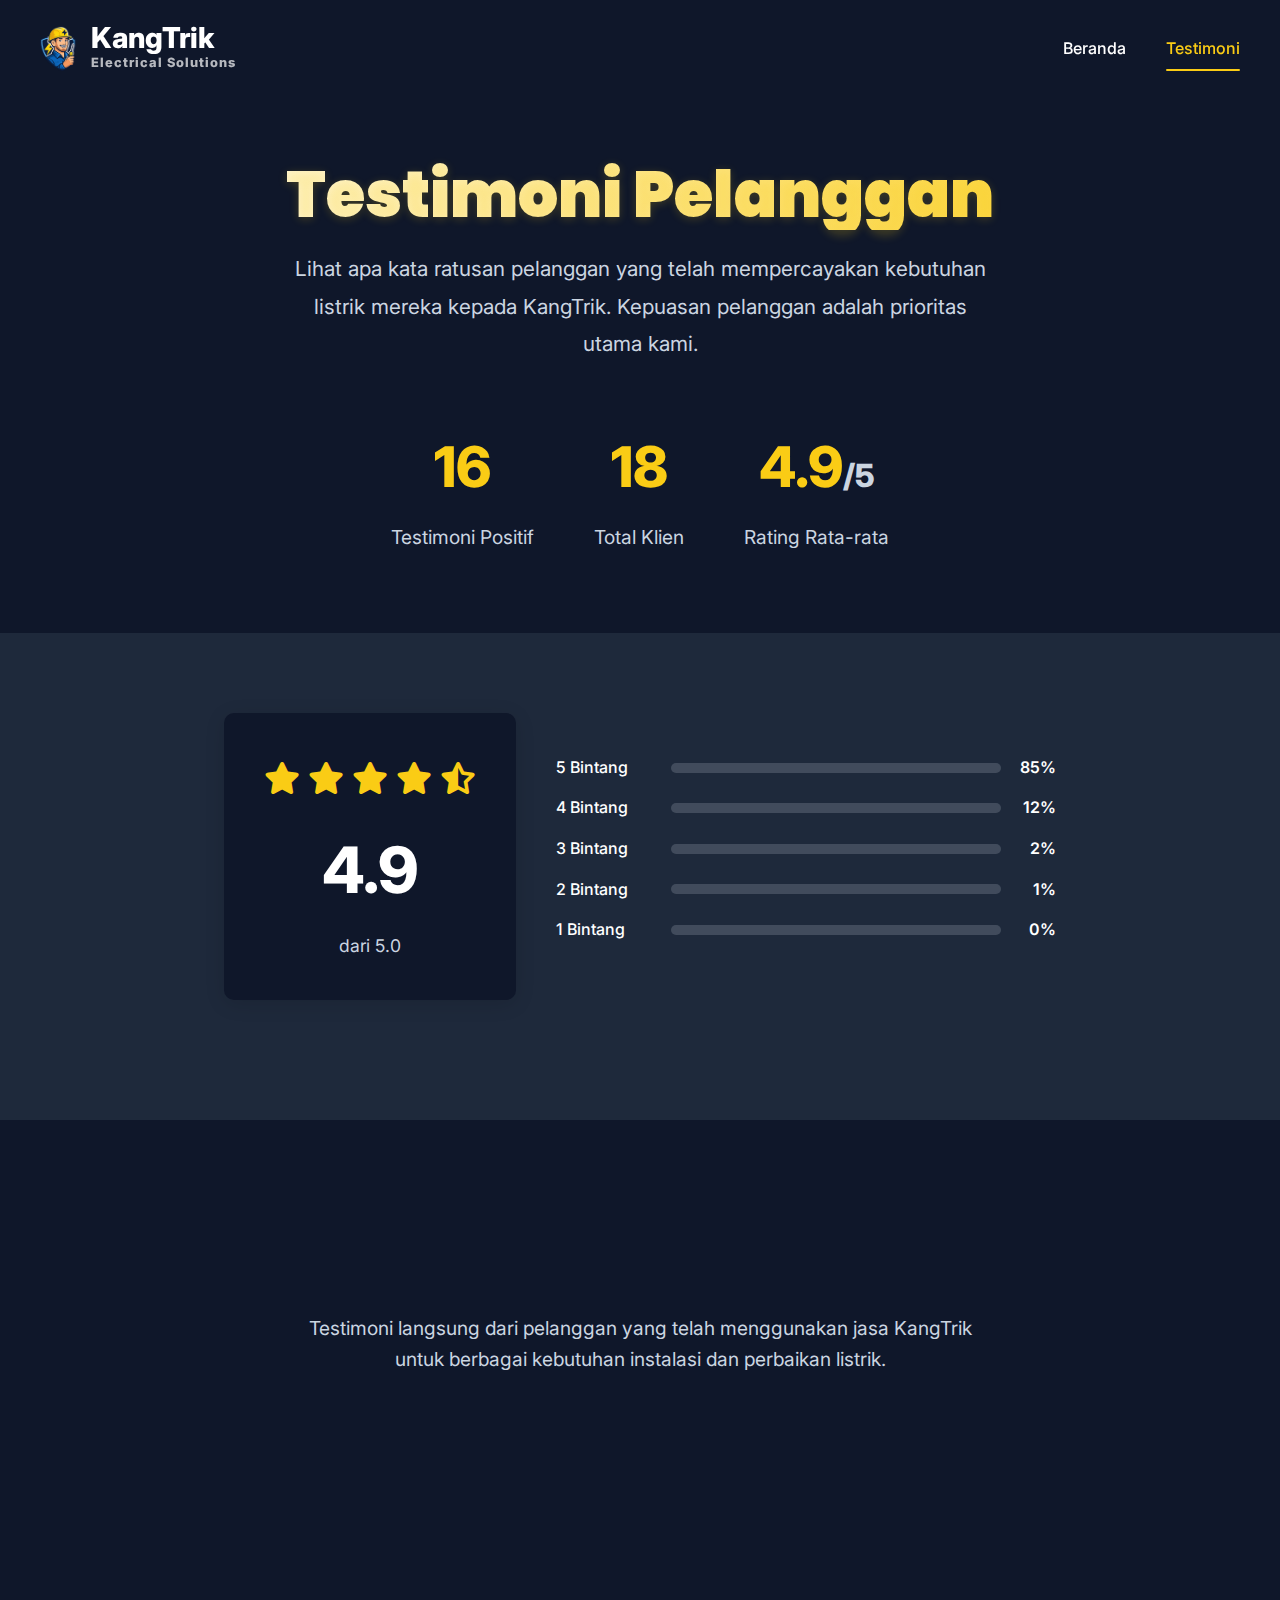
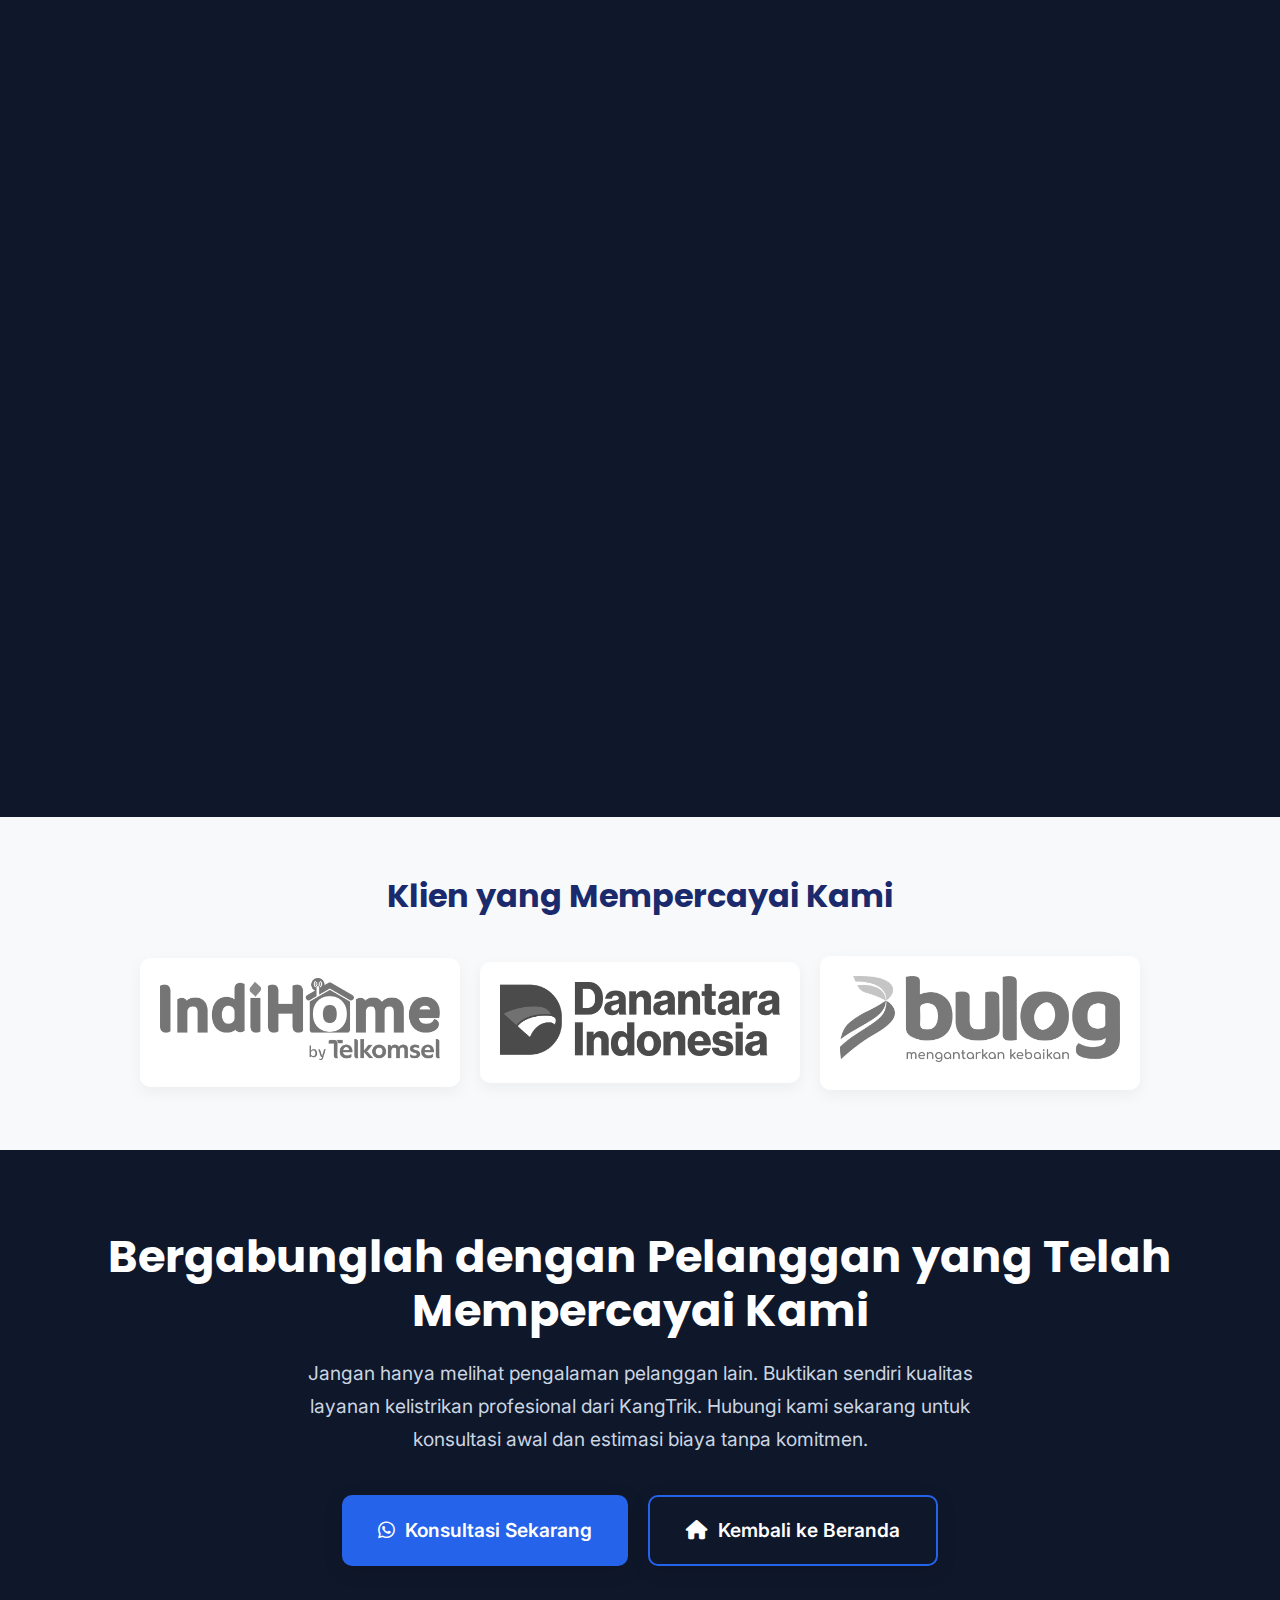
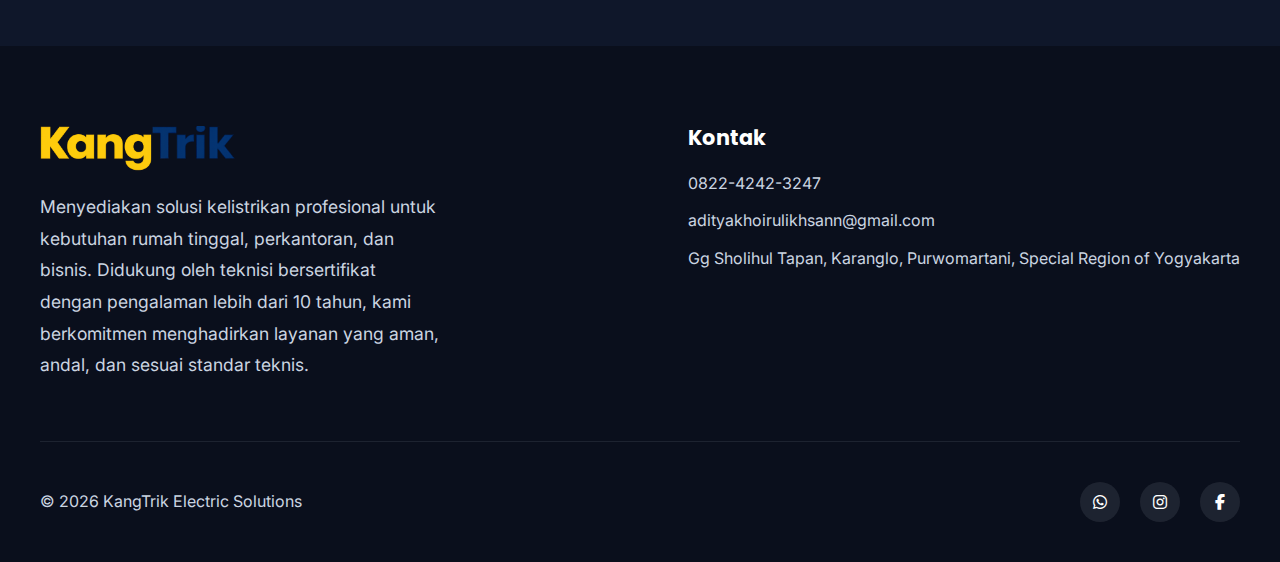
<file: testimoni.html>
<!DOCTYPE html>
<html lang="id">
<head>
    <meta charset="UTF-8">
    <meta name="viewport" content="width=device-width, initial-scale=1.0">
    <title>Testimoni - KangTrik Jasa Listrik Profesional</title>
    <link rel="preconnect" href="https://fonts.googleapis.com">
    <link rel="preconnect" href="https://fonts.gstatic.com" crossorigin>
    <link href="https://fonts.googleapis.com/css2?family=Inter:wght@300;400;500;600;700&family=Poppins:wght@400;500;600;700;800;900&display=swap" rel="stylesheet">
    <link rel="stylesheet" href="https://cdnjs.cloudflare.com/ajax/libs/font-awesome/6.4.0/css/all.min.css">
    <link rel="stylesheet" href="css/style.css">
	<link rel="icon" type="image/png" sizes="32x32" href="img/favicon.png">
</head>
<body>
    <!-- Header -->
    <header id="main-header">
        <div class="container">
            <div class="header-content">
				<a href="index.html" class="logo">
					<div class="logo-container">
						<img src="img/ndastok.png" alt="KangTrik Icon" class="logo-icon">
						<div class="logo-text">
							<span class="logo-brand">KangTrik</span>
							<span class="logo-tagline">Electrical Solutions</span>
						</div>
					</div>
				</a>
                
                <button class="mobile-menu-btn" id="mobile-menu-btn">
                    <i class="fas fa-bars"></i>
                </button>
                
                <nav class="nav-menu" id="nav-menu">
                    <a href="index.html" class="nav-link">Beranda</a>
                    <a href="testimoni.html" class="nav-link active">Testimoni</a>
                </nav>
            </div>
        </div>
    </header>

    <!-- Hero Testimoni -->
    <section class="testimoni-hero">
        <div class="container">
            <h1 class="hero-title">Testimoni Pelanggan</h1>
            <p class="hero-subtitle">Lihat apa kata ratusan pelanggan yang telah mempercayakan kebutuhan listrik mereka kepada KangTrik. Kepuasan pelanggan adalah prioritas utama kami.</p>
            
            <div class="stats-container">
                <div class="stat-item">
                    <div class="stat-number" id="testimoni-count">0</div>
                    <div class="stat-label">Testimoni Positif</div>
                </div>
                <div class="stat-item">
                    <div class="stat-number" id="client-count">0</div>
                    <div class="stat-label">Total Klien</div>
                </div>
                <div class="stat-item">
                    <div class="stat-number">4.9<span style="font-size: 2rem; color: var(--cool-gray);">/5</span></div>
                    <div class="stat-label">Rating Rata-rata</div>
                </div>
            </div>
        </div>
    </section>

    <!-- Rating Section -->
    <section class="rating-section">
        <div class="container">
            <div class="rating-container">
                <div class="average-rating">
                    <div class="rating-stars">
                        <i class="fas fa-star"></i>
                        <i class="fas fa-star"></i>
                        <i class="fas fa-star"></i>
                        <i class="fas fa-star"></i>
                        <i class="fas fa-star-half-alt"></i>
                    </div>
                    <div class="rating-score">4.9</div>
                    <div class="rating-total">dari 5.0</div>
                </div>
                
                <div class="rating-bars">
                    <div class="rating-bar">
                        <div class="rating-label">5 Bintang</div>
                        <div class="bar-container">
                            <div class="bar-fill" id="bar-5"></div>
                        </div>
                        <div class="bar-percentage">85%</div>
                    </div>
                    <div class="rating-bar">
                        <div class="rating-label">4 Bintang</div>
                        <div class="bar-container">
                            <div class="bar-fill" id="bar-4"></div>
                        </div>
                        <div class="bar-percentage">12%</div>
                    </div>
                    <div class="rating-bar">
                        <div class="rating-label">3 Bintang</div>
                        <div class="bar-container">
                            <div class="bar-fill" id="bar-3"></div>
                        </div>
                        <div class="bar-percentage">2%</div>
                    </div>
                    <div class="rating-bar">
                        <div class="rating-label">2 Bintang</div>
                        <div class="bar-container">
                            <div class="bar-fill" id="bar-2"></div>
                        </div>
                        <div class="bar-percentage">1%</div>
                    </div>
                    <div class="rating-bar">
                        <div class="rating-label">1 Bintang</div>
                        <div class="bar-container">
                            <div class="bar-fill" id="bar-1"></div>
                        </div>
                        <div class="bar-percentage">0%</div>
                    </div>
                </div>
            </div>
        </div>
    </section>

    <!-- Testimoni Grid -->
    <section class="testimoni-section">
        <div class="container">
            <h2 class="section-title">Apa Kata Pelanggan Kami</h2>
            <p class="section-subtitle">Testimoni langsung dari pelanggan yang telah menggunakan jasa KangTrik untuk berbagai kebutuhan instalasi dan perbaikan listrik.</p>
            
            <div class="testimoni-grid">
                <!-- Testimoni 1 -->
                <div class="testimoni-card">
                    <div class="testimoni-header">
                        <div class="client-avatar">AB</div>
                        <div class="client-info">
                            <h4>Ahmad Budiman</h4>
                            <p class="client-location">Prambanan</p>
                        </div>
                    </div>
                    <div class="testimoni-stars">
                        <i class="fas fa-star"></i>
                        <i class="fas fa-star"></i>
                        <i class="fas fa-star"></i>
                        <i class="fas fa-star"></i>
                        <i class="fas fa-star"></i>
                    </div>
                    <p class="testimoni-text">"Sangat profesional dan cepat tanggap! Listrik rumah saya bermasalah di malam hari, teknisi datang kurang dari 1 jam dan memperbaikinya dengan sempurna. Terima kasih KangTrik!"</p>
                    <span class="testimoni-service">Perbaikan Listrik</span>
                </div>
                
                <!-- Testimoni 2 -->
                <div class="testimoni-card">
                    <div class="testimoni-header">
                        <div class="client-avatar">SD</div>
                        <div class="client-info">
                            <h4>Sari Dewi</h4>
                            <p class="client-location">Klaten</p>
                        </div>
                    </div>
                    <div class="testimoni-stars">
                        <i class="fas fa-star"></i>
                        <i class="fas fa-star"></i>
                        <i class="fas fa-star"></i>
                        <i class="fas fa-star"></i>
                        <i class="fas fa-star"></i>
                    </div>
                    <p class="testimoni-text">"Instalasi listrik untuk cafe baru saya ditangani dengan sangat baik. Teknisinya ramah, menjelaskan setiap proses, dan hasilnya rapi. Pelanggan merasa nyaman dengan pencahayaan yang tepat."</p>
                    <span class="testimoni-service">Instalasi Komersial</span>
                </div>
                
                <!-- Testimoni 3 -->
                <div class="testimoni-card">
                    <div class="testimoni-header">
                        <div class="client-avatar">RW</div>
                        <div class="client-info">
                            <h4>Rudi Wijaya</h4>
                            <p class="client-location">Wates</p>
                        </div>
                    </div>
                    <div class="testimoni-stars">
                        <i class="fas fa-star"></i>
                        <i class="fas fa-star"></i>
                        <i class="fas fa-star"></i>
                        <i class="fas fa-star"></i>
                        <i class="fas fa-star"></i>
                    </div>
                    <p class="testimoni-text">"Proses tambah daya listrik dari 900VA ke 1300VA berjalan lancar. Petugas membantu dari pengurusan dokumen hingga instalasi. Hasilnya rapi dan aman. Recommended!"</p>
                    <span class="testimoni-service">Tambah Daya Listrik</span>
                </div>
                
                <!-- Testimoni 4 -->
                <div class="testimoni-card">
                    <div class="testimoni-header">
                        <div class="client-avatar">LM</div>
                        <div class="client-info">
                            <h4>Lisa Mulyani</h4>
                            <p class="client-location">Cangkringan</p>
                        </div>
                    </div>
                    <div class="testimoni-stars">
                        <i class="fas fa-star"></i>
                        <i class="fas fa-star"></i>
                        <i class="fas fa-star"></i>
                        <i class="fas fa-star"></i>
                        <i class="fas fa-star-half-alt"></i>
                    </div>
                    <p class="testimoni-text">"Pasang MCB dan panel listrik di rumah 2 lantai. Pekerjaan selesai tepat waktu, rapi, dan teknisi menjelaskan fungsi setiap komponen. Harga transparan, tidak ada biaya tambahan."</p>
                    <span class="testimoni-service">Pasang MCB & Panel</span>
                </div>
                
                <!-- Testimoni 5 -->
                <div class="testimoni-card">
                    <div class="testimoni-header">
                        <div class="client-avatar">BS</div>
                        <div class="client-info">
                            <h4>Bambang Sutrisno</h4>
                            <p class="client-location">Bantul</p>
                        </div>
                    </div>
                    <div class="testimoni-stars">
                        <i class="fas fa-star"></i>
                        <i class="fas fa-star"></i>
                        <i class="fas fa-star"></i>
                        <i class="fas fa-star"></i>
                        <i class="fas fa-star"></i>
                    </div>
                    <p class="testimoni-text">"Konsleting listrik di kantor menyebabkan beberapa komputer mati. Tim KangTrik datang cepat, menemukan masalah, dan memperbaikinya. Sekarang sistem listrik lebih aman dengan MCB baru."</p>
                    <span class="testimoni-service">Perbaikan & Konsleting</span>
                </div>
                
                <!-- Testimoni 6 -->
                <div class="testimoni-card">
                    <div class="testimoni-header">
                        <div class="client-avatar">TP</div>
                        <div class="client-info">
                            <h4>Tina Pratiwi</h4>
                            <p class="client-location">Maguwoharjo</p>
                        </div>
                    </div>
                    <div class="testimoni-stars">
                        <i class="fas fa-star"></i>
                        <i class="fas fa-star"></i>
                        <i class="fas fa-star"></i>
                        <i class="fas fa-star"></i>
                        <i class="fas fa-star-half-alt"></i>
                    </div>
                    <p class="testimoni-text">"Penggantian kWh meter rusak dilakukan dengan profesional. Teknisi datang sesuai janji, bekerja cepat, dan membersihkan area kerja setelah selesai. Sangat puas dengan pelayanannya."</p>
                    <span class="testimoni-service">Pasang kWh Meter</span>
                </div>
            </div>
        </div>
    </section>

  <!-- Simple Version -->
<section class="clients-section simple">
    <div class="container">
        <h2>Klien yang Mempercayai Kami</h2>
        
        <div class="simple-logo-grid">
            <div class="logo-item">
                <img src="img/indihome.png" alt="Company A">
            </div>
            <div class="logo-item">
                <img src="img/danantara.png" alt="Company B">
            </div>
            <div class="logo-item">
                <img src="img/bulog.png" alt="Company C">
            </div>
        </div>
    </div>
</section>

    <!-- CTA Section -->
    <section class="cta-section">
        <div class="container">
            <h2 class="cta-title">Bergabunglah dengan Pelanggan yang Telah Mempercayai Kami</h2>
            <p class="cta-text">Jangan hanya melihat pengalaman pelanggan lain. Buktikan sendiri kualitas layanan kelistrikan profesional dari KangTrik. Hubungi kami sekarang untuk konsultasi awal dan estimasi biaya tanpa komitmen.</p>
            
            <div class="cta-buttons">
                <a href="https://wa.me/6281234567890?text=Halo%20KangTrik,%20saya%20ingin%20konsultasi%20tentang%20listrik" class="primary-btn">
                    <i class="fab fa-whatsapp"></i> Konsultasi Sekarang
                </a>
                <a href="index.html" class="secondary-btn">
                    <i class="fas fa-home"></i> Kembali ke Beranda
                </a>
            </div>
        </div>
    </section>

    <!-- Footer -->
    <footer class="main-footer">
        <div class="container">
            <div class="footer-content">
                <div class="footer-brand">
                    <div class="footer-logo">
						<img src="img/logo.png" alt="KangTrik Icon" class="logo-icon">
                    </div>
                    <p class="footer-description">
                        Menyediakan solusi kelistrikan profesional untuk kebutuhan rumah tinggal, perkantoran, dan bisnis. Didukung oleh teknisi bersertifikat dengan pengalaman lebih dari 10 tahun, kami berkomitmen menghadirkan layanan yang aman, andal, dan sesuai standar teknis.
                    </p>
                </div>
                
                <div class="footer-links">
                    <div class="footer-column">
                        <h3>Kontak</h3>
                        <ul>
                            <li><a href="tel:+6282242423247">0822-4242-3247</a></li>
                            <li><a href="mailto:adityakhoirulikhsann@gmail.com">adityakhoirulikhsann@gmail.com</a></li>
                            <li><a href="https://maps.app.goo.gl/NuUNqkvzndwqhrfe6">Gg Sholihul Tapan, Karanglo, Purwomartani, Special Region of Yogyakarta</a></li>
                        </ul>
                    </div>
                </div>
            </div>
            
            <div class="footer-bottom">
                <div class="copyright">
                    © 2026 KangTrik Electric Solutions
                </div>
                
                <div class="footer-social">
                    <a href="#" class="social-icon">
                        <i class="fab fa-whatsapp"></i>
                    </a>
                    <a href="#" class="social-icon">
                        <i class="fab fa-instagram"></i>
                    </a>
                    <a href="#" class="social-icon">
                        <i class="fab fa-facebook-f"></i>
                    </a>
                </div>
            </div>
        </div>
    </footer>

    <script src="js/script.js"></script>
</body>
</html>
</file>
<file: css/style.css>
/* style.css - CSS UNIFIED untuk semua halaman ListrikPro */

:root {
    --midnight-blue: #0F172A;
    --electric-blue: #2563EB;
    --safety-yellow: #FACC15;
    --cool-gray: #CBD5E1;
    --white: #FFFFFF;
    --radius: 10px;
    --shadow: 0 4px 20px rgba(0, 0, 0, 0.12);
    --transition: all 0.3s ease;
}

* {
    margin: 0;
    padding: 0;
    box-sizing: border-box;
}

body {
    font-family: 'Inter', sans-serif;
    background-color: var(--midnight-blue);
    color: var(--white);
    line-height: 1.6;
    overflow-x: hidden;
}

h1, h2, h3, h4 {
    font-family: 'Poppins', sans-serif;
    font-weight: 700;
    line-height: 1.2;
}

.container {
    width: 100%;
    max-width: 1440px;
    margin: 0 auto;
    padding: 0 40px;
}

/* ========== HEADER STYLES ========== */
header {
    padding: 24px 0;
    position: fixed;
    width: 100%;
    top: 0;
    z-index: 100;
    background-color: transparent;
    transition: var(--transition);
}

header.scrolled {
    padding: 16px 0;
    box-shadow: 0 5px 20px rgba(0, 0, 0, 0.2);
    backdrop-filter: blur(10px);
    background-color: rgba(15, 23, 42, 0.95);
}

.header-content {
    display: flex;
    justify-content: space-between;
    align-items: center;
}


/* old logo */
.logo {
    display: flex;
    align-items: center;
    gap: 12px;
    font-size: 1.8rem;
    font-weight: 800;
    color: var(--white);
    text-decoration: none;
}

/*
.logo-icon {
    color: var(--safety-yellow);
    font-size: 2.2rem;
}*/

/* new logo */
.logo-container {
    display: flex;
    align-items: center;
    gap: 15px;
}

.logo-icon {
    height: 45px;
    width: auto;
}

.logo-text {
    display: flex;
    flex-direction: column;
}

.logo-brand {
    font-size: 1.8rem;
    font-weight: 800;
    color: white;
    line-height: 1;
}

.logo-tagline {
    font-size: 0.8rem;
    color: rgba(255, 255, 255, 0.7);
    letter-spacing: 1px;
}
/* end */

.nav-menu {
    display: flex;
    gap: 40px;
}

.nav-link {
    color: var(--white);
    text-decoration: none;
    font-weight: 500;
    transition: var(--transition);
    position: relative;
    padding: 5px 0;
}

.nav-link:hover {
    color: var(--safety-yellow);
}

.nav-link.active {
    color: var(--safety-yellow);
}

.nav-link.active::after {
    content: '';
    position: absolute;
    bottom: -5px;
    left: 0;
    width: 100%;
    height: 2px;
    background-color: var(--safety-yellow);
    border-radius: 2px;
}

/* Mobile Menu Button */
.mobile-menu-btn {
    display: none;
    background: none;
    border: none;
    color: var(--white);
    font-size: 1.5rem;
    cursor: pointer;
    z-index: 101;
}

/* ========== HERO SECTION (HOME PAGE) ========== */
.hero {
    padding: 140px 0 100px;
    position: relative;
    min-height: 100vh;
    display: flex;
    align-items: center;
    background: 
        linear-gradient(rgba(15, 23, 42, 0.85), rgba(15, 23, 42, 0.95)),
        url('../img/bg.jpg');
    background-size: cover;
    background-position: center;
    background-attachment: fixed;
}

.hero-grid {
    display: grid;
    grid-template-columns: 1fr 1fr;
    gap: 80px;
    align-items: center;
}

.hero-content h1 {
    font-size: 4.5rem;
    margin-bottom: 10px;
    color: transparent;
    background: linear-gradient(90deg, #FFFFFF 0%, #FACC15 50%, #FFFFFF 100%);
    background-size: 200% auto;
    -webkit-background-clip: text;
    background-clip: text;
    text-shadow: 0 2px 10px rgba(250, 204, 21, 0.2);
    opacity: 0;
    transform: translateY(30px);
    transition: opacity 0.8s ease, transform 0.8s ease;
    font-weight: 900;
    line-height: 1.1;
}

.hero-content h1 span {
    display: block;
    font-size: 3.8rem;
    background: linear-gradient(90deg, #FFFFFF 0%, #60A5FA 50%, #FFFFFF 100%);
    background-size: 200% auto;
    -webkit-background-clip: text;
    background-clip: text;
}

.hero-content.animated h1 {
    opacity: 1;
    transform: translateY(0);
    animation: gradientShift 3s ease infinite;
}

.hero-content p {
    font-size: 1.3rem;
    color: var(--cool-gray);
    margin-bottom: 40px;
    max-width: 90%;
    opacity: 0;
    transform: translateY(30px);
    transition: opacity 0.8s ease 0.2s, transform 0.8s ease 0.2s;
    line-height: 1.8;
}

.hero-content.animated p {
    opacity: 1;
    transform: translateY(0);
}

.hero-buttons {
    display: flex;
    gap: 20px;
    margin-bottom: 50px;
    opacity: 0;
    transform: translateY(30px);
    transition: opacity 0.8s ease 0.4s, transform 0.8s ease 0.4s;
}

.hero-content.animated .hero-buttons {
    opacity: 1;
    transform: translateY(0);
}

/* Features Grid */
.features-grid {
    display: grid;
    grid-template-columns: repeat(2, 1fr);
    gap: 30px;
    margin-top: 30px;
    opacity: 0;
    transform: translateY(30px);
    transition: opacity 0.8s ease 0.6s, transform 0.8s ease 0.6s;
}

.hero-content.animated .features-grid {
    opacity: 1;
    transform: translateY(0);
}

.feature-item {
    display: flex;
    align-items: flex-start;
    gap: 15px;
}

.feature-icon {
    color: var(--safety-yellow);
    font-size: 1.8rem;
    min-width: 30px;
}

.feature-content h3 {
    font-size: 1.3rem;
    margin-bottom: 5px;
    color: var(--white);
}

.feature-content p {
    font-size: 1rem;
    color: var(--cool-gray);
    margin: 0;
    line-height: 1.5;
}

/* 24 Hours Badge */
.hours-badge {
    display: inline-flex;
    align-items: center;
    gap: 10px;
    background-color: rgba(37, 99, 235, 0.15);
    color: var(--electric-blue);
    padding: 5px 10px; 
    border-radius: 50px;
    font-weight: 600;
    margin-top: 20px;
	margin-bottom: 20px;
    opacity: 0;
    transform: translateY(30px);
    transition: opacity 0.8s ease 0.8s, transform 0.8s ease 0.8s;
    border: 1px solid rgba(37, 99, 235, 0.3);
}

.hero-content.animated .hours-badge {
    opacity: 1;
    transform: translateY(0);
}

.status-dot {
    display: inline-block;
    width: 10px;
    height: 10px;
    background-color: #10B981;
    border-radius: 50%;
    animation: pulse 2s ease infinite;
    box-shadow: 0 0 0 0 rgba(16, 185, 129, 0.7);
}

/* Hero Visual */
.hero-visual {
    position: relative;
    height: 600px;
    opacity: 0;
    transform: translateX(30px);
    transition: opacity 0.8s ease 0.3s, transform 0.8s ease 0.3s;
}

.hero-visual.animated {
    opacity: 1;
    transform: translateX(0);
}

.tech-image {
    width: 100%;
    height: 100%;
    background-color: #1E293B;
    border-radius: var(--radius);
    position: relative;
    overflow: hidden;
    box-shadow: var(--shadow);
    background-image: linear-gradient(to bottom right, #1E293B, #334155);
}

.tech-bg-image {
    width: 100%;
    height: 100%;
    object-fit: cover;
    position: absolute;
    top: 0;
    left: 0;
    z-index: 1;
    opacity: 0.8;
    mix-blend-mode: overlay;
}

.tech-overlay {
    position: absolute;
    top: 0;
    left: 0;
    width: 100%;
    height: 100%;
    display: flex;
    align-items: center;
    justify-content: center;
    color: var(--white);
    font-size: 1.2rem;
    text-align: center;
    padding: 20px;
    background-color: rgba(30, 41, 59, 0.7);
}

.floating-icons {
    position: absolute;
    width: 100%;
    height: 100%;
    top: 0;
    left: 0;
    pointer-events: none; /* Supaya tidak mengganggu klik di belakang */
}

.floating-icon {
    position: absolute;
    display: inline-flex;
    align-items: center;
    /* background: rgba(255, 255, 255, 0.1);
    backdrop-filter: blur(10px);
    border: 1px solid rgba(255, 255, 255, 0.2); */
    border-radius: 50px;
    /* padding: 10px 20px; */
    gap: 15px;
    animation: float 6s ease-in-out infinite;
    /* box-shadow: 0 8px 25px rgba(0, 0, 0, 0.2); */
    pointer-events: auto; /* Aktifkan untuk hover */
    transition: all 0.3s ease;
    z-index: 10;
}

/* Icon styling */
.floating-icon i {
    color: var(--safety-yellow, #FFD700);
    font-size: 2.2rem;
    min-width: 40px;
    text-align: center;
}

/* Text di samping kanan icon */
.icon-text {
    color: white;
    /* font-size: 1.1rem; */
    /* font-weight: 600; */
    white-space: nowrap;
    text-shadow: 0 2px 5px rgba(0, 0, 0, 0.3);
    padding-right: 10px;
}

/* Hover effect */
.floating-icon:hover {
    background: rgba(255, 255, 255, 0.2);
    transform: scale(1.05);
    box-shadow: 0 12px 30px rgba(0, 0, 0, 0.3);
}

/* Posisi masing-masing icon */
.icon-1 { top: 95%; left: 0%; animation-delay: 0s; }
.icon-2 { top: 0%; right: 0%; animation-delay: 1s; }
.icon-3 { bottom: 17%; left: 0%; animation-delay: 2s; }
.icon-4 { bottom: 70%; right: 0%; animation-delay: 3s; }

/* Animasi float */
@keyframes float {
    0%, 100% {
        transform: translateY(0);
    }
    50% {
        transform: translateY(-20px);
    }
}

/* Responsif */
@media (max-width: 768px) {
    .floating-icon {
        /* padding: 1px 1px; */
        gap: 10px;
    }
    
    .floating-icon i {
        font-size: 1.8rem;
        min-width: 35px;
    }
    
    .icon-text {
        font-size: 1rem; 
        white-space: normal;
        max-width: 120px;
    }
    
    .icon-1 { top: 95%; left: 0%; }
    .icon-2 { top: 0%; right: 0%; }
    .icon-3 { bottom: 35%; left: 5%; }
    .icon-4 { bottom: 10%; right: 5%; }
}

/* ========== SERVICES SECTION (HOME PAGE) ========== */
.services-section {
    padding: 100px 0;
    background-color: #1E293B;
    /* border-radius: 30px 30px 0 0; */
}

.section-title {
    text-align: center;
    font-size: 2.8rem;
    margin-bottom: 60px;
    color: var(--white);
    opacity: 0;
    transform: translateY(30px);
    transition: opacity 0.8s ease, transform 0.8s ease;
}

.section-title.animated {
    opacity: 1;
    transform: translateY(0);
}

.services-grid {
    display: grid;
    grid-template-columns: repeat(3, 1fr);
    gap: 30px;
}

.service-card {
    background-color: var(--midnight-blue);
    padding: 40px 30px;
    border-radius: var(--radius);
    box-shadow: var(--shadow);
    transition: var(--transition);
    text-align: center;
    border: 1px solid rgba(203, 213, 225, 0.1);
    opacity: 0;
    transform: translateY(40px);
}

.service-card.animated {
    opacity: 1;
    transform: translateY(0);
}

.service-card:hover {
    transform: translateY(-10px);
    box-shadow: 0 15px 30px rgba(0, 0, 0, 0.25);
    border-color: var(--electric-blue);
}

.card-icon {
    font-size: 3rem;
    color: var(--safety-yellow);
    margin-bottom: 20px;
}

.card-title {
    font-size: 1.5rem;
    margin-bottom: 15px;
    color: var(--white);
}

.card-desc {
    color: var(--cool-gray);
}

/* ========== EMERGENCY BANNER ========== */
.emergency-banner {
    background-color: #1E293B;
    padding: 60px 0;
    margin: 40px 0;
   /* border-radius: var(--radius); */
}

.banner-content {
    display: flex;
    align-items: center;
    justify-content: space-between;
    gap: 30px;
}

.banner-text h2 {
    font-size: 2.2rem;
    margin-bottom: 10px;
    color: var(--white);
}

.banner-text p {
    color: var(--cool-gray);
    font-size: 1.1rem;
    max-width: 600px;
}

.banner-button {
    display: inline-flex;
    align-items: center;
    gap: 10px;
    background-color: var(--safety-yellow);
    color: var(--midnight-blue);
    font-size: 1.2rem;
    font-weight: 600;
    padding: 18px 36px;
    border-radius: var(--radius);
    text-decoration: none;
    box-shadow: var(--shadow);
    transition: var(--transition);
    white-space: nowrap;
}

.banner-button:hover {
    background-color: #e6b800;
    transform: translateY(-3px);
    box-shadow: 0 8px 25px rgba(250, 204, 21, 0.3);
}

/* ========== TESTIMONI PAGE STYLES ========== */
/* Hero Testimoni */
.testimoni-hero {
    padding: 160px 0 80px;
    position: relative;
    background: 
        linear-gradient(rgba(15, 23, 42, 0.9), rgba(15, 23, 42, 0.95)),
        url('https://images.unsplash.com/photo-1620121478247-ec786b9be2cb?ixlib=rb-4.0.3&auto=format&fit=crop&w=2064&q=80');
    background-size: cover;
    background-position: center;
    text-align: center;
}

.hero-title {
    font-size: 4rem;
    margin-bottom: 20px;
    color: transparent;
    background: linear-gradient(90deg, #FFFFFF 0%, #FACC15 50%, #FFFFFF 100%);
    background-size: 200% auto;
    -webkit-background-clip: text;
    background-clip: text;
    text-shadow: 0 2px 10px rgba(250, 204, 21, 0.2);
    animation: gradientShift 3s ease infinite;
    font-weight: 900;
    line-height: 1.1;
}

.hero-subtitle {
    font-size: 1.3rem;
    color: var(--cool-gray);
    max-width: 700px;
    margin: 0 auto 40px;
    line-height: 1.8;
}

/* Stats Container */
.stats-container {
    display: flex;
    justify-content: center;
    gap: 60px;
    flex-wrap: wrap;
    margin-top: 60px;
}

.stat-item {
    text-align: center;
}

.stat-number {
    font-size: 3.5rem;
    font-weight: 800;
    color: var(--safety-yellow);
    margin-bottom: 10px;
}

.stat-label {
    font-size: 1.2rem;
    color: var(--cool-gray);
}

/* Rating Section */
.rating-section {
    padding: 80px 0;
    background-color: #1E293B;
}

.rating-container {
    display: flex;
    align-items: center;
    justify-content: center;
    gap: 40px;
    flex-wrap: wrap;
    margin-bottom: 40px;
}

.average-rating {
    text-align: center;
    background-color: var(--midnight-blue);
    padding: 40px;
    border-radius: var(--radius);
    box-shadow: var(--shadow);
    min-width: 250px;
}

.rating-stars {
    color: var(--safety-yellow);
    font-size: 2rem;
    margin-bottom: 15px;
}

.rating-score {
    font-size: 4rem;
    font-weight: 800;
    color: var(--white);
    margin-bottom: 10px;
}

.rating-total {
    color: var(--cool-gray);
    font-size: 1.1rem;
}

.rating-bars {
    flex: 1;
    min-width: 300px;
    max-width: 500px;
}

.rating-bar {
    display: flex;
    align-items: center;
    margin-bottom: 15px;
}

.rating-label {
    width: 100px;
    color: var(--white);
    font-weight: 500;
}

.bar-container {
    flex: 1;
    height: 10px;
    background-color: rgba(203, 213, 225, 0.2);
    border-radius: 5px;
    overflow: hidden;
    margin: 0 15px;
}

.bar-fill {
    height: 100%;
    background-color: var(--safety-yellow);
    border-radius: 5px;
    width: 0;
    transition: width 1.5s ease;
}

.bar-percentage {
    width: 40px;
    text-align: right;
    color: var(--white);
    font-weight: 600;
}

/* Testimoni Grid */
.testimoni-section {
    padding: 80px 0;
}

.section-subtitle {
    text-align: center;
    color: var(--cool-gray);
    font-size: 1.2rem;
    max-width: 700px;
    margin: 0 auto 60px;
}

.testimoni-grid {
    display: grid;
    grid-template-columns: repeat(3, 1fr);
    gap: 30px;
    margin-bottom: 60px;
}

.testimoni-card {
    background-color: #1E293B;
    padding: 40px 30px;
    border-radius: var(--radius);
    box-shadow: var(--shadow);
    transition: var(--transition);
    border: 1px solid rgba(203, 213, 225, 0.1);
    opacity: 0;
    transform: translateY(30px);
}

.testimoni-card.animated {
    opacity: 1;
    transform: translateY(0);
}

.testimoni-card:hover {
    transform: translateY(-10px);
    box-shadow: 0 15px 30px rgba(0, 0, 0, 0.25);
    border-color: var(--electric-blue);
}

.testimoni-header {
    display: flex;
    align-items: center;
    gap: 15px;
    margin-bottom: 25px;
}

.client-avatar {
    width: 60px;
    height: 60px;
    border-radius: 50%;
    background-color: var(--midnight-blue);
    display: flex;
    align-items: center;
    justify-content: center;
    font-size: 1.8rem;
    color: var(--safety-yellow);
    font-weight: 700;
}

.client-info h4 {
    font-size: 1.3rem;
    color: var(--white);
    margin-bottom: 5px;
}

.client-location {
    color: var(--cool-gray);
    font-size: 0.95rem;
}

.testimoni-stars {
    color: var(--safety-yellow);
    margin-bottom: 20px;
    font-size: 1.1rem;
}

.testimoni-text {
    color: var(--cool-gray);
    font-style: italic;
    line-height: 1.7;
    margin-bottom: 20px;
}

.testimoni-service {
    display: inline-block;
    background-color: rgba(37, 99, 235, 0.1);
    color: var(--electric-blue);
    padding: 6px 15px;
    border-radius: 20px;
    font-size: 0.9rem;
    font-weight: 500;
}

/* Video Testimoni */
.video-testimoni {
    padding: 80px 0;
    background-color: #1E293B;
}

.video-grid {
    display: grid;
    grid-template-columns: repeat(2, 1fr);
    gap: 30px;
}

.video-card {
    background-color: var(--midnight-blue);
    border-radius: var(--radius);
    overflow: hidden;
    box-shadow: var(--shadow);
    transition: var(--transition);
    opacity: 0;
    transform: translateY(30px);
}

.video-card.animated {
    opacity: 1;
    transform: translateY(0);
}

.video-card:hover {
    transform: translateY(-10px);
    box-shadow: 0 15px 30px rgba(0, 0, 0, 0.25);
}

.video-thumbnail {
    position: relative;
    height: 250px;
    background-color: #0A0F1C;
    overflow: hidden;
}

.video-thumbnail img {
    width: 100%;
    height: 100%;
    object-fit: cover;
    transition: var(--transition);
}

.video-card:hover .video-thumbnail img {
    transform: scale(1.05);
}

.play-button {
    position: absolute;
    top: 50%;
    left: 50%;
    transform: translate(-50%, -50%);
    width: 70px;
    height: 70px;
    background-color: rgba(37, 99, 235, 0.9);
    border-radius: 50%;
    display: flex;
    align-items: center;
    justify-content: center;
    color: var(--white);
    font-size: 1.8rem;
    cursor: pointer;
    transition: var(--transition);
}

.play-button:hover {
    background-color: var(--electric-blue);
    transform: translate(-50%, -50%) scale(1.1);
}

.video-info {
    padding: 25px;
}

.video-info h3 {
    font-size: 1.4rem;
    margin-bottom: 15px;
    color: var(--white);
}

.video-info p {
    color: var(--cool-gray);
    margin-bottom: 15px;
    line-height: 1.6;
}

.video-client {
    display: flex;
    align-items: center;
    gap: 10px;
}

.video-client span {
    color: var(--safety-yellow);
    font-weight: 600;
}

/* ========== CLIENT SECTION ========== */
/* Simple Version CSS */
.clients-section.simple {
    padding: 60px 0;
    background: #f8f9fa;
    text-align: center;
}

.clients-section.simple h2 {
    color: #1a2a6c;
    margin-bottom: 40px;
    font-size: 2rem;
}

.simple-logo-grid {
    display: grid;
    grid-template-columns: repeat(auto-fit, minmax(150px, 1fr));
    gap: 20px;
    align-items: center;
    max-width: 1000px;
    margin: 0 auto;
}

.logo-item {
    background: white;
    padding: 20px;
    border-radius: 10px;
    box-shadow: 0 5px 15px rgba(0,0,0,0.05);
    transition: transform 0.3s ease;
}

.logo-item:hover {
    transform: scale(1.05);
}

.logo-item img {
    max-width: 100%;
    height: auto;
    filter: grayscale(100%);
    opacity: 0.7;
    transition: all 0.3s ease;
}

.logo-item:hover img {
    filter: grayscale(0%);
    opacity: 1;
}

/* ========== CTA SECTION ========== */
.cta-section {
    padding: 80px 0;
    text-align: center;
    background-color: var(--midnight-blue);
}

.cta-title {
    font-size: 2.8rem;
    margin-bottom: 20px;
    color: var(--white);
}

.cta-text {
    color: var(--cool-gray);
    font-size: 1.2rem;
    max-width: 700px;
    margin: 0 auto 40px;
    line-height: 1.7;
}

.cta-buttons {
    display: flex;
    justify-content: center;
    gap: 20px;
    flex-wrap: wrap;
}

/* ========== BUTTON STYLES ========== */
.primary-btn {
    display: inline-flex;
    align-items: center;
    gap: 10px;
    background-color: var(--electric-blue);
    color: var(--white);
    font-size: 1.2rem;
    font-weight: 600;
    padding: 18px 36px;
    border-radius: var(--radius);
    text-decoration: none;
    box-shadow: var(--shadow);
    transition: var(--transition);
    border: none;
    cursor: pointer;
}

.primary-btn:hover {
    background-color: #1d4ed8;
    transform: translateY(-3px);
    box-shadow: 0 6px 25px rgba(37, 99, 235, 0.3);
}

.secondary-btn {
    display: inline-flex;
    align-items: center;
    gap: 10px;
    background-color: transparent;
    color: var(--white);
    font-size: 1.2rem;
    font-weight: 600;
    padding: 18px 36px;
    border-radius: var(--radius);
    text-decoration: none;
    box-shadow: var(--shadow);
    transition: var(--transition);
    border: 2px solid var(--electric-blue);
}

.secondary-btn:hover {
    background-color: rgba(37, 99, 235, 0.1);
    transform: translateY(-3px);
    box-shadow: 0 6px 25px rgba(37, 99, 235, 0.2);
}

/* ========== FOOTER STYLES ========== */
.main-footer {
    background-color: #0A0F1C;
    padding: 80px 0 40px;
    position: relative;
}

.footer-content {
    display: flex;
    justify-content: space-between;
    align-items: flex-start;
    flex-wrap: wrap;
    gap: 40px;
    padding-bottom: 60px;
    border-bottom: 1px solid rgba(203, 213, 225, 0.1);
    margin-bottom: 40px;
}

.footer-brand {
    flex: 1;
    min-width: 300px;
}

.footer-logo {
    display: flex;
    align-items: center;
    gap: 12px;
    font-size: 2rem;
    font-weight: 700;
    color: var(--white);
    margin-bottom: 20px;
}

.footer-description {
    color: var(--cool-gray);
    font-size: 1.1rem;
    line-height: 1.8;
    max-width: 400px;
}

.footer-links {
    display: flex;
    gap: 60px;
    flex-wrap: wrap;
}

.footer-column h3 {
    font-size: 1.3rem;
    margin-bottom: 20px;
    color: var(--white);
}

.footer-column ul {
    list-style: none;
}

.footer-column li {
    margin-bottom: 12px;
}

.footer-column a {
    color: var(--cool-gray);
    text-decoration: none;
    transition: var(--transition);
}

.footer-column a:hover {
    color: var(--safety-yellow);
}

.footer-bottom {
    display: flex;
    justify-content: space-between;
    align-items: center;
    flex-wrap: wrap;
    gap: 20px;
}

.copyright {
    color: var(--cool-gray);
}

.footer-social {
    display: flex;
    gap: 20px;
}

.social-icon {
    width: 40px;
    height: 40px;
    border-radius: 50%;
    background-color: rgba(203, 213, 225, 0.1);
    display: flex;
    align-items: center;
    justify-content: center;
    color: var(--white);
    text-decoration: none;
    transition: var(--transition);
}

.social-icon:hover {
    background-color: var(--electric-blue);
    transform: translateY(-3px);
}

/* ========== NETLIFY BADGE ========== */
.netlify-badge {
    position: fixed;
    bottom: 15px;
    right: 15px;
    z-index: 100;
}

.netlify-badge img {
    width: 60px;
    height: auto;
    opacity: 0.8;
    transition: opacity 0.3s;
}

.netlify-badge img:hover {
    opacity: 1;
}

/* ========== ANIMATIONS ========== */
@keyframes float {
    0%, 100% { transform: translateY(0) rotate(0deg); }
    50% { transform: translateY(-20px) rotate(5deg); }
}

@keyframes gradientShift {
    0% { background-position: 0% 50%; }
    50% { background-position: 100% 50%; }
    100% { background-position: 0% 50%; }
}

@keyframes pulse {
    0% {
        transform: scale(0.95);
        box-shadow: 0 0 0 0 rgba(16, 185, 129, 0.7);
    }
    
    70% {
        transform: scale(1);
        box-shadow: 0 0 0 10px rgba(16, 185, 129, 0);
    }
    
    100% {
        transform: scale(0.95);
        box-shadow: 0 0 0 0 rgba(16, 185, 129, 0);
    }
}

/* ========== RESPONSIVE STYLES ========== */
@media (max-width: 1200px) {
    .hero-grid {
        gap: 50px;
    }
    
    .hero-content h1 {
        font-size: 3.5rem;
    }
    
    .hero-content h1 span {
        font-size: 3rem;
    }
    
    .services-grid, .testimoni-grid {
        grid-template-columns: repeat(2, 1fr);
    }
    
    .video-grid {
        grid-template-columns: repeat(2, 1fr);
    }
}

@media (max-width: 992px) {
    .hero {
        background-attachment: scroll;
    }
    
    .nav-menu {
        display: none;
        position: absolute;
        top: 100%;
        left: 0;
        width: 100%;
        background-color: rgba(15, 23, 42, 0.98);
        padding: 20px;
        flex-direction: column;
        gap: 20px;
        box-shadow: 0 10px 20px rgba(0, 0, 0, 0.2);
    }
    
    .nav-menu.active {
        display: flex;
    }
    
    .mobile-menu-btn {
        display: block;
    }
    
    .banner-content, .rating-container {
        flex-direction: column;
    }
    
    .banner-text p {
        max-width: 100%;
    }
    
    .rating-bars {
        width: 100%;
    }
}

@media (max-width: 768px) {
    .container {
        padding: 0 20px;
    }
    
    .hero-grid {
        grid-template-columns: 1fr;
        gap: 40px;
    }
    
    .hero-content h1 {
        font-size: 2.8rem;
    }
    
    .hero-content h1 span {
        font-size: 2.4rem;
    }
    
    .hero-content p {
        max-width: 100%;
    }
    
    .hero-buttons, .cta-buttons {
        flex-direction: column;
    }
    
    .hero-visual {
        height: 350px;
        order: -1;
    }
    
    .services-grid, .testimoni-grid {
        grid-template-columns: 1fr;
    }
    
    .section-title, .cta-title {
        font-size: 2.2rem;
    }
    
    .hero, .testimoni-hero {
        padding: 120px 0 60px;
    }
    
    .services-section, .testimoni-section {
        padding: 60px 0;
    }
    
    .floating-icon {
        font-size: 2rem;
    }
    
    .features-grid {
        grid-template-columns: 1fr;
    }
    
    .video-grid {
        grid-template-columns: 1fr;
        max-width: 700px;
        margin: 0 auto;
    }
    
    .footer-content {
        flex-direction: column;
    }
    
    .footer-links {
        width: 100%;
        justify-content: space-between;
    }
    
    .footer-bottom {
        flex-direction: column;
        text-align: center;
    }
    
    .hero-title {
        font-size: 3.2rem;
    }
    
    .stats-container {
        gap: 30px;
    }
    
    .stat-number {
        font-size: 2.8rem;
    }
}

@media (max-width: 480px) {
    .hero-content h1 {
        font-size: 2.2rem;
    }
    
    .hero-content h1 span {
        font-size: 1.9rem;
    }
    
    .hero-title {
        font-size: 2.5rem;
    }
    
    .primary-btn, .secondary-btn, .banner-button {
        padding: 15px 30px;
        font-size: 1.1rem;
        width: 100%;
        justify-content: center;
    }
    
    .section-title, .cta-title {
        font-size: 1.8rem;
    }
    
    .service-card, .testimoni-card {
        padding: 30px 20px;
    }
    
    .logo {
        font-size: 1.5rem;
    }
    
    .footer-links {
        flex-direction: column;
        gap: 30px;
    }
    
    .stats-container {
        flex-direction: column;
        gap: 20px;
    }
}
</file>
